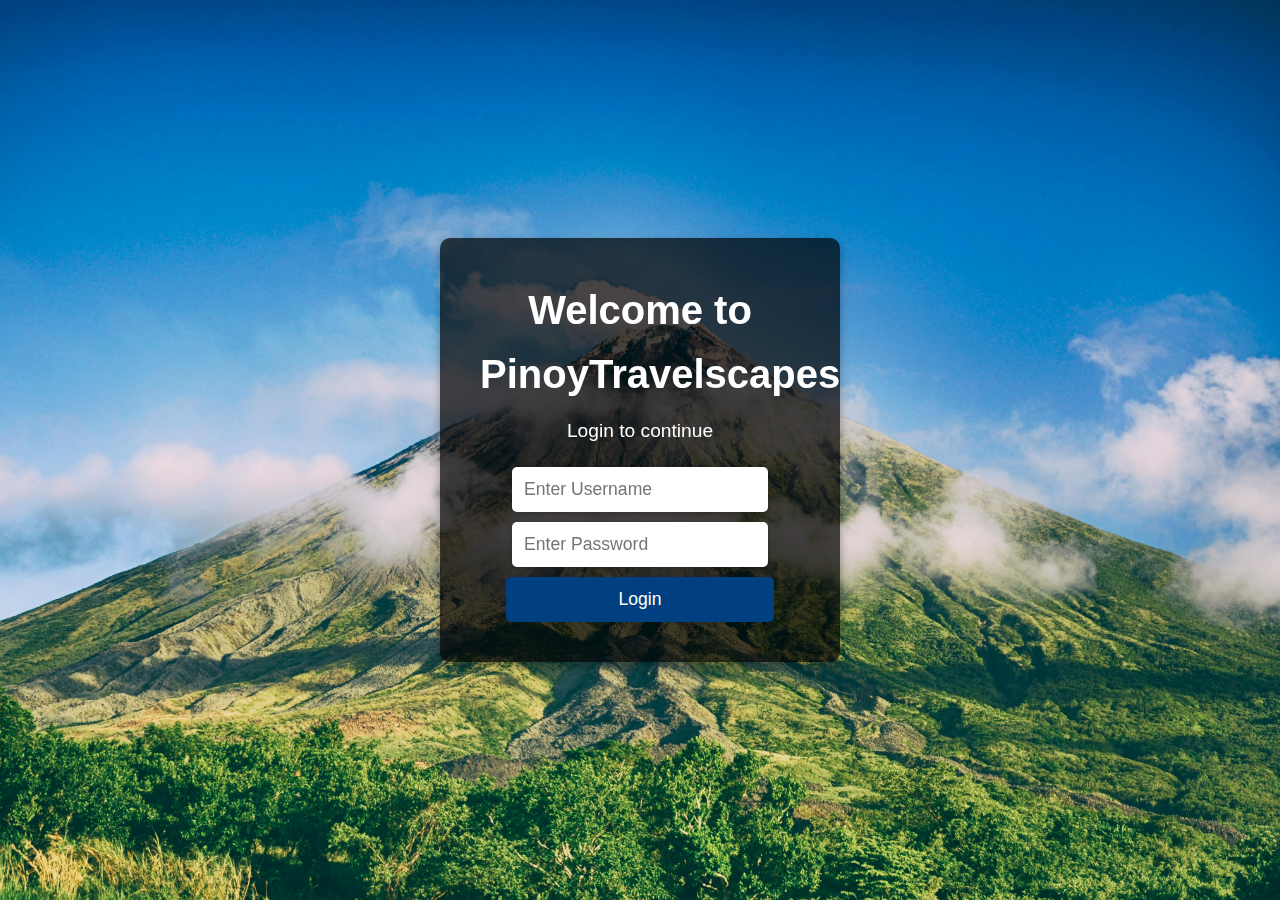
<file: index.html>
<!DOCTYPE html>
<html lang="en">
<head>
    <meta charset="UTF-8">
    <meta name="viewport" content="width=device-width, initial-scale=1.0">
    <title>Login | PinoyTravelscapes</title>
    <link rel="stylesheet" href="css/stylesH.css">
    <style>
        /* Reset some default styling */
        * {
            margin: 0;
            padding: 0;
            box-sizing: border-box;
        }

        /* Body styling */
        body {
            font-family: 'Arial', sans-serif;
            line-height: 1.6;
            background-color: #f0f0f0;
            color: #333;
        }

        /* Login Gate Fullscreen */
        .login-gate {
            position: fixed;
            top: 0;
            left: 0;
            width: 100%;
            height: 100%;
            background-image: url('imgs/bg1.jpg'); 
            background-size: cover;
            background-position: center;
            display: flex;
            align-items: center; /* Vertically center */
            justify-content: center; /* Horizontally center */
            z-index: 1000;
        }

        /* Login container style */
        .login-container {
            background: rgba(0, 0, 0, 0.7);
            color: white;
            text-align: center;
            padding: 40px;
            border-radius: 10px;
            box-shadow: 0 4px 10px rgba(0, 0, 0, 0.3);
            max-width: 400px;
            width: 100%;
        }

        .login-container h1 {
            font-size: 2.5em;
            margin-bottom: 10px;
        }

        .login-container p {
            font-size: 1.2em;
            margin-bottom: 20px;
        }

        .login-container input {
            display: block;
            width: 80%;
            margin: 10px auto;
            padding: 12px;
            font-size: 1.1em;
            border: none;
            border-radius: 5px;
            box-shadow: 0 2px 5px rgba(0, 0, 0, 0.2);
        }

        .login-container button {
            width: 84%;
            padding: 12px;
            background-color: #004080;
            color: white;
            font-size: 1.1em;
            border: none;
            border-radius: 5px;
            cursor: pointer;
            transition: background-color 0.3s ease;
        }

        .login-container button:hover {
            background-color: #6699ff;
        }

        /* Main Content */
        #mainContent {
            display: none;
        }

        /* Sidebar */
        .sidebar {
            position: fixed;
            top: 0;
            left: 0;
            width: 256px;
            height: 100%;
            background-color: #004080;
            color: white;
            transform: translateX(-256px); /* Initially hidden */
            transition: transform 0.3s ease;
            padding-top: 20px;
        }

        .sidebar nav {
            display: flex;
            flex-direction: column;
        }

        .sidebar a {
            padding: 15px 20px;
            text-align: left;
            font-size: 1.2em;
            font-weight: bold;
            color: white;
            transition: background-color 0.3s;
        }

        .sidebar a:hover {
            background-color: #6699ff;
            border-radius: 5px;
        }

        /* Logo Button */
        .sidebar .logo-button {
            text-align: center;
            margin: 10px auto;
            padding: 10px;
        }

        .sidebar .logo-button img {
            width: 100px;
            height: auto;
            cursor: pointer;
        }

        /* Header */
        header {
            background-image: url('imgs/bg1.jpg');
            background-size: cover;
            background-position: center;
            color: white;
            text-align: center;
            padding: 120px 20px;
        }

        header h1 {
            font-size: 3.5em;
            margin-bottom: 10px;
            text-shadow: 2px 2px 5px rgba(0, 0, 0, 0.5);
        }

        header p {
            font-size: 1.4em;
            margin: 5px 0 20px;
        }

        /* Image and Text Section */
        section {
            padding: 40px 20px;
            text-align: center;
        }

        .image-board {
            display: block;
            max-width: 800px;
            margin: 0 auto;
        }

        .image-board img {
            width: 100%;
            height: auto;
            border-radius: 10px;
            box-shadow: 0 4px 10px rgba(0, 0, 0, 0.2);
        }

        .image-board p {
            font-size: 1.2em;
            color: #555;
            margin-top: 20px;
            text-align: justify;
            line-height: 1.6;
        }

        /* Footer */
        footer {
            background-color: #002244;
            color: white;
            padding: 20px;
            text-align: center;
            font-size: 1em;
        }

        footer a {
            color: #6699ff;
            text-decoration: underline;
        }
    </style>
</head>
<body>

    <!-- Fullscreen Login Gate -->
    <div class="login-gate" id="loginGate">
        <div class="login-container">
            <h1>Welcome to PinoyTravelscapes</h1>
            <p>Login to continue</p>
            <form id="loginForm">
                <input type="text" id="username" placeholder="Enter Username" required>
                <input type="password" id="password" placeholder="Enter Password" required>
                <button type="button" onclick="validateLogin()">Login</button>
            </form>
        </div>
    </div>

    <!-- Main Site Content -->
    <div id="mainContent" style="display: none;">
        <!-- Sidebar Navigation -->
        <div class="sidebar" id="navPanel">
            <div class="logo-button">
                <a href="home.html">
                    <img src="imgs/logo1.png" alt="PinoyTravelscapes Logo">
                </a>
            </div>
            <nav>
                <a href="home.html"><span class="icon">🏠</span>Home</a> 
                <a href="food.html"><span class="icon">🍴</span>Foods</a> 
                <a href="restaurant.html"><span class="icon">🍽️</span>Restaurants</a>
                <a href="Travel.html"><span class="icon">✈️</span>Travel Destinations</a>
                <a href="Transportation.html"><span class="icon">👥</span>Transportation</a>
                <a href="Video.html"><span class="icon">📸</span>Videography</a>
                <a href="about.html"><span class="icon">ℹ️</span>About Us</a>
            </nav>
        </div>

        <!-- Header -->
        <header>
            <h1>PinoyTravelscapes</h1>
            <p>Discover the vibrant heart of the Philippines</p>
        </header>

        <!-- Image Board Section -->
        <section id="home">
            <div class="image-board">
                <img src="imgs/img1.jpg" alt="Travel Image">
                <p>Welcome to PinoyTravelscapes, your gateway to discovering the vibrant heart of the Philippines! Embark on an unforgettable journey through the archipelago's rich culture, breathtaking landscapes, and warm hospitality...</p>
            </div>
        </section>

        <!-- Footer -->
        <footer>
            &copy; 2024 PinoyTravelscapes | <a href="#">Privacy Policy</a> | <a href="#">Terms of Service</a>
        </footer>
    </div>

    <script>
        // Check if the user is already logged in
        window.onload = function() {
            if (sessionStorage.getItem('loggedIn') === 'true') {
                document.getElementById('loginGate').style.display = 'none';
                document.getElementById('mainContent').style.display = 'block';
            }
        };

        function validateLogin() {
            const username = document.getElementById('username').value;
            const password = document.getElementById('password').value;

            if (username === 'IIT406' && password === 'LETRAN') {
                sessionStorage.setItem('loggedIn', 'true');
                document.getElementById('loginGate').style.display = 'none';
                document.getElementById('mainContent').style.display = 'block';
            } else {
                alert('Invalid username or password.');
            }
        }
    const navPanel = document.getElementById('navPanel');
        document.body.addEventListener('mousemove', function (event) {
            if (event.clientX < 50) {
                navPanel.style.transform = 'translateX(0)';
            } else if (event.clientX > 256) {
                navPanel.style.transform = 'translateX(-256px)';
            }
        });
    </script>

</body>
</html>
</file>
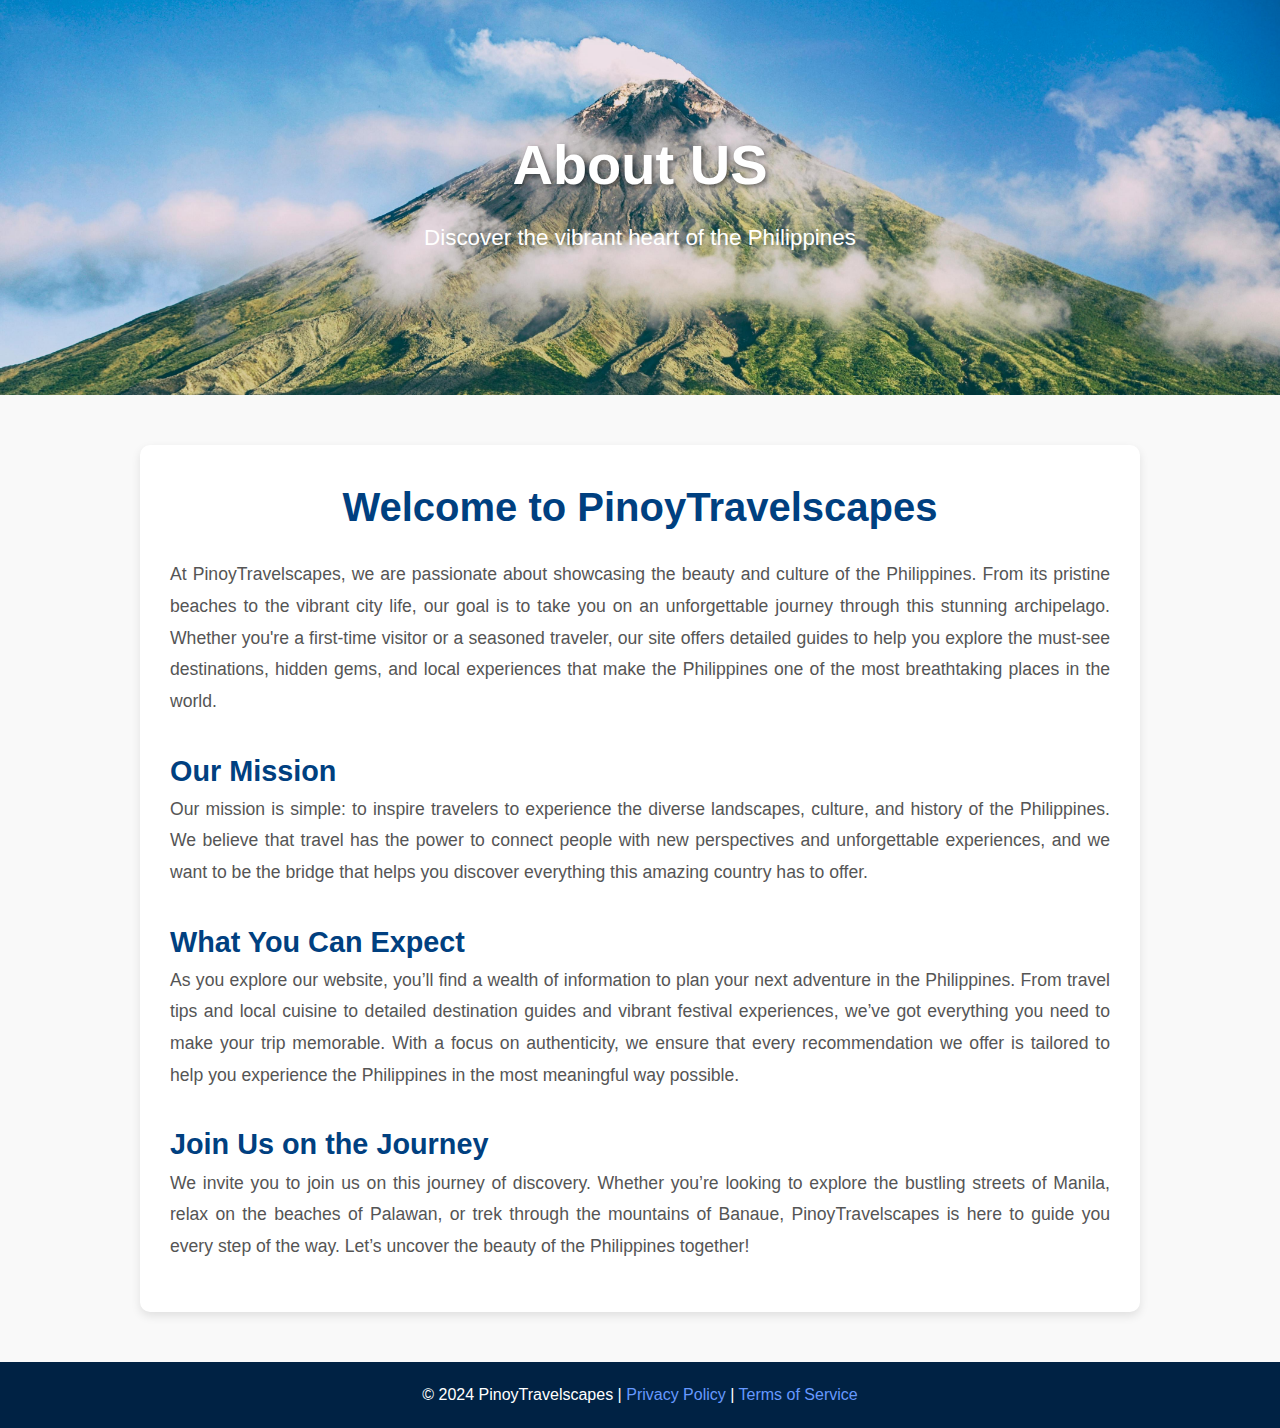
<file: About.html>
<!DOCTYPE html>
<html lang="en">
<head>
    <meta charset="UTF-8">
    <meta name="viewport" content="width=device-width, initial-scale=1.0">
    <title>About Us - PinoyTravelscapes</title>
    <link rel="stylesheet" href="css/stylesA.css">
</head>
<body>

    <!-- Sidebar Navigation -->
    <div class="sidebar" id="navPanel">
        <div class="logo-button">
            <a href="home.html">
                <img src="imgs/logo1.png" alt="PinoyTravelscapes Logo">
            </a>
        </div>
        <nav>
            <a href="home.html"><span class="icon">🏠</span>Home</a> 
            <a href="food.html"><span class="icon">🍴</span>Foods</a>
            <a href="restaurant.html"><span class="icon">🍽️</span>Restaurants</a>
            <a href="Travel.html"><span class="icon">✈️</span>Travel Destinations</a>
            <a href="Transportation.html"><span class="icon">👥</span>Travel Groups</a>
            <a href="Video.html"><span class="icon">📸</span>Photography & Videography</a>
            <a href="about.html"><span class="icon">ℹ️</span>About Us</a>
        </nav>
    </div>

    <!-- Header -->
    <header>
        <h1>About US</h1>
        <p>Discover the vibrant heart of the Philippines</p>
    </header>

    <!-- About Us Section -->
    <section class="about-us">
        <div class="about-container">
            <h2>Welcome to PinoyTravelscapes</h2>
            <p>At PinoyTravelscapes, we are passionate about showcasing the beauty and culture of the Philippines. From its pristine beaches to the vibrant city life, our goal is to take you on an unforgettable journey through this stunning archipelago. Whether you're a first-time visitor or a seasoned traveler, our site offers detailed guides to help you explore the must-see destinations, hidden gems, and local experiences that make the Philippines one of the most breathtaking places in the world.</p>

            <h3>Our Mission</h3>
            <p>Our mission is simple: to inspire travelers to experience the diverse landscapes, culture, and history of the Philippines. We believe that travel has the power to connect people with new perspectives and unforgettable experiences, and we want to be the bridge that helps you discover everything this amazing country has to offer.</p>

            <h3>What You Can Expect</h3>
            <p>As you explore our website, you’ll find a wealth of information to plan your next adventure in the Philippines. From travel tips and local cuisine to detailed destination guides and vibrant festival experiences, we’ve got everything you need to make your trip memorable. With a focus on authenticity, we ensure that every recommendation we offer is tailored to help you experience the Philippines in the most meaningful way possible.</p>

            <h3>Join Us on the Journey</h3>
            <p>We invite you to join us on this journey of discovery. Whether you’re looking to explore the bustling streets of Manila, relax on the beaches of Palawan, or trek through the mountains of Banaue, PinoyTravelscapes is here to guide you every step of the way. Let’s uncover the beauty of the Philippines together!</p>
        </div>
    </section>

    <!-- Footer -->
    <footer>
        &copy; 2024 PinoyTravelscapes | <a href="#">Privacy Policy</a> | <a href="#">Terms of Service</a>
    </footer>

    <!-- JavaScript to handle sidebar and other interactions -->
    <script>
        // Sidebar functionality
        const navPanel = document.getElementById('navPanel');
        document.body.addEventListener('mousemove', function (event) {
            if (event.clientX < 50) {
                navPanel.style.transform = 'translateX(0)';
            } else if (event.clientX > 256) {
                navPanel.style.transform = 'translateX(-256px)';
            }
        });
    </script>

</body>
</html>
</file>
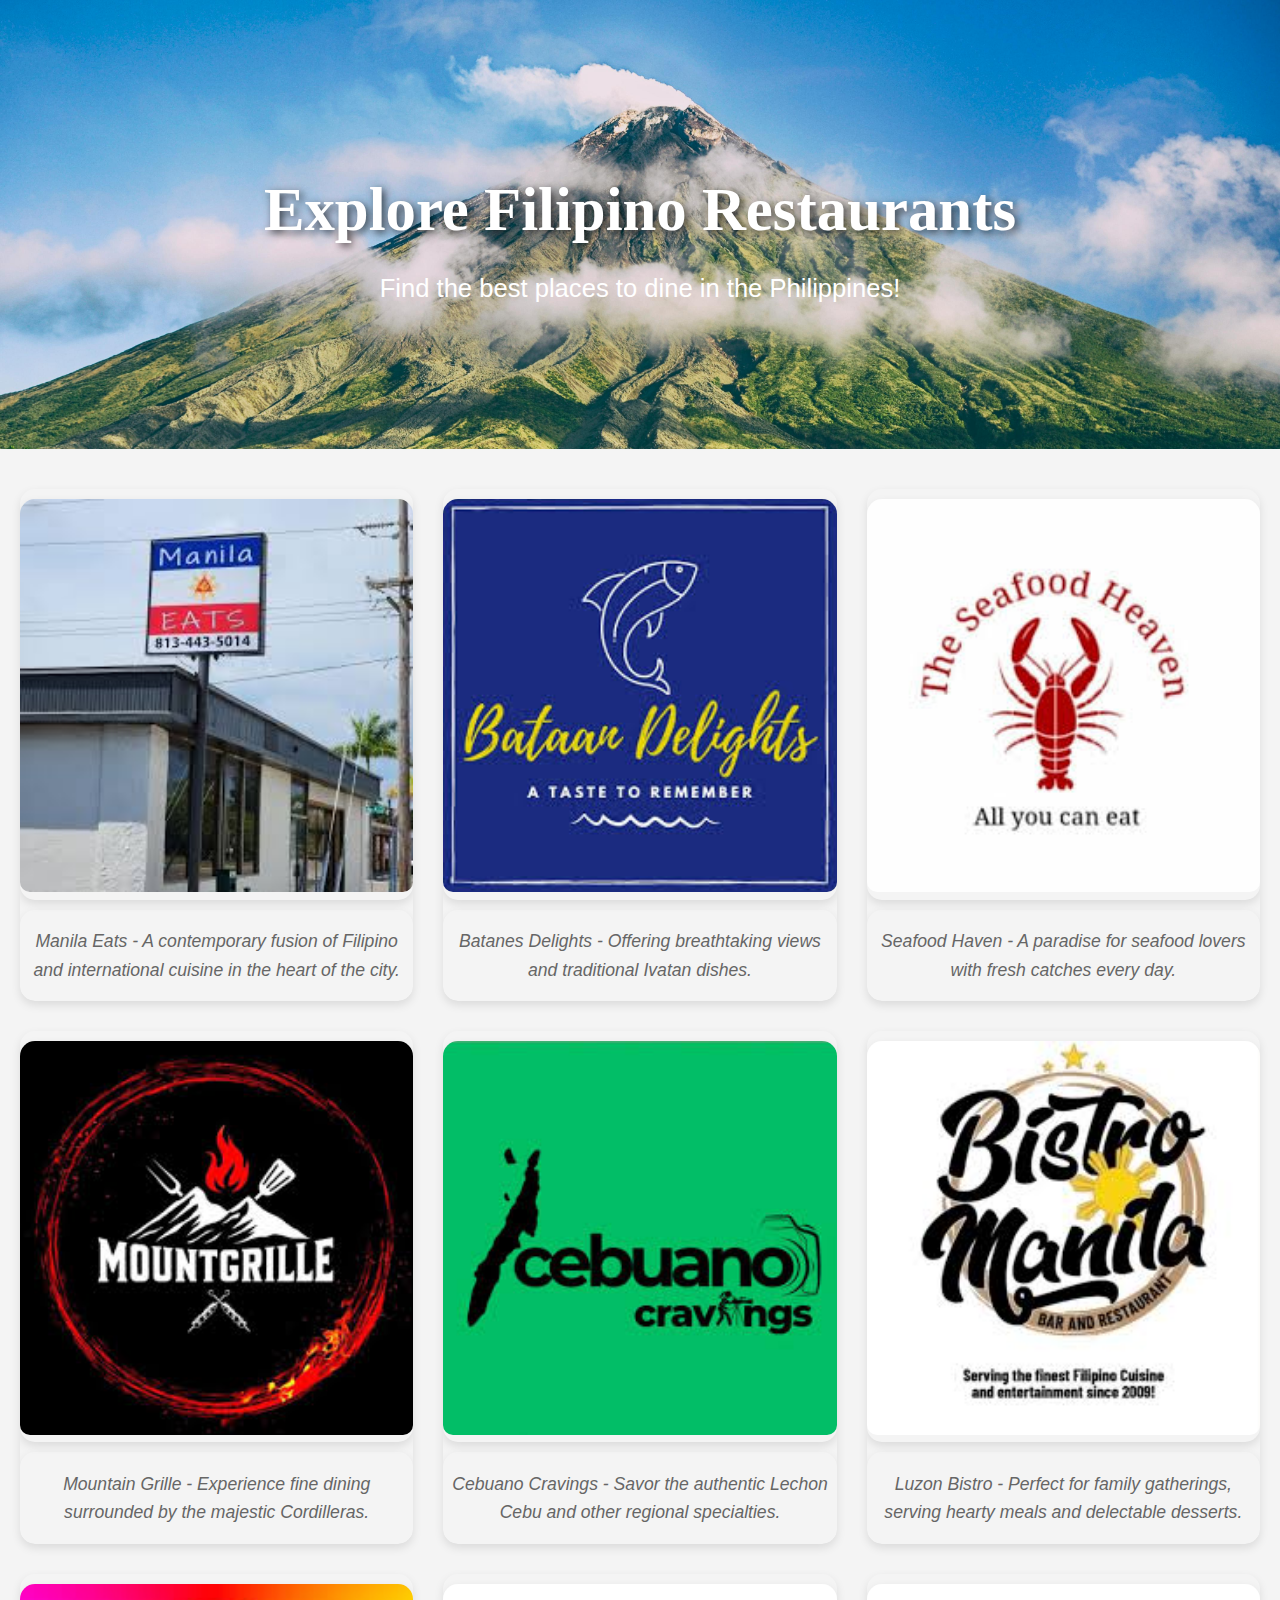
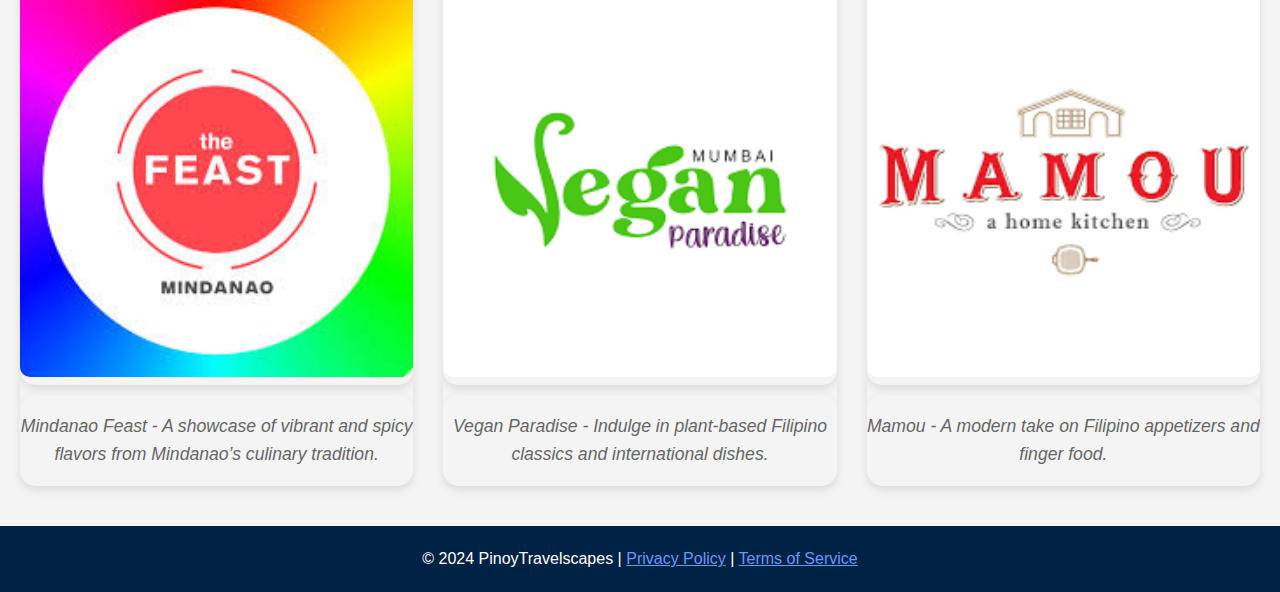
<file: restaurant.html>
<!DOCTYPE html>
<html lang="en">
<head>
    <meta charset="UTF-8">
    <meta name="viewport" content="width=device-width, initial-scale=1.0">
    <title>Welcome to PinoyTravelscapes</title>
    <link rel="stylesheet" href="css/stylesR.css">
</head>
<body>

    <!-- Sidebar Navigation -->
    <div class="sidebar" id="navPanel">
        <div class="logo-button">
            <a href="home.html">
                <img src="imgs/logo1.png" alt="PinoyTravelscapes Logo">
            </a>
        </div>
        <nav>
            <a href="home.html"><span class="icon">🏠</span>Home</a> 
            <a href="food.html"><span class="icon">🍴</span>Foods</a>
            <a href="restaurant.html"><span class="icon">🍽️</span>Restaurants</a>
            <a href="Travel.html"><span class="icon">✈️</span>Travel Destinations</a>
            <a href="Transportation.html"><span class="icon">👥</span>Transportation</a>
            <a href="Video.html"><span class="icon">📸</span>Videography</a>
            <a href="about.html"><span class="icon">ℹ️</span>About Us</a>
        </nav>
    </div>

    <!-- Header -->
    <header>
        <h1>Explore Filipino Restaurants</h1>
        <p>Find the best places to dine in the Philippines!</p>
    </header>

    <!-- Image Grid Section -->
    <section class="image-grid" id="imageGrid">
        <!-- JavaScript will populate this grid -->
    </section>

    <!-- Footer -->
    <footer>
        &copy; 2024 PinoyTravelscapes | <a href="#">Privacy Policy</a> | <a href="#">Terms of Service</a>
    </footer>

    <!-- JavaScript to dynamically populate the grid -->
    <script>
        const restaurantData = [
            { src: 'imgs/mnl.jpg', description: 'Manila Eats - A contemporary fusion of Filipino and international cuisine in the heart of the city.' },
            { src: 'imgs/delights.jpg', description: 'Batanes Delights - Offering breathtaking views and traditional Ivatan dishes.' },
            { src: 'imgs/seafood.jpg', description: 'Seafood Haven - A paradise for seafood lovers with fresh catches every day.' },
            { src: 'imgs/mount.jpg', description: 'Mountain Grille - Experience fine dining surrounded by the majestic Cordilleras.' },
            { src: 'imgs/cravings.jpg', description: 'Cebuano Cravings - Savor the authentic Lechon Cebu and other regional specialties.' },
            { src: 'imgs/bistro.jpg', description: 'Luzon Bistro - Perfect for family gatherings, serving hearty meals and delectable desserts.' },
            { src: 'imgs/feast.jpg', description: 'Mindanao Feast - A showcase of vibrant and spicy flavors from Mindanao’s culinary tradition.' },
            { src: 'imgs/vegan.png', description: 'Vegan Paradise - Indulge in plant-based Filipino classics and international dishes.' },
            { src: 'imgs/mamou.png', description: 'Mamou - A modern take on Filipino appetizers and finger food.' }
        ];

        const imageGrid = document.getElementById('imageGrid');

        restaurantData.forEach(data => {
            const gridItem = document.createElement('div');
            
            const imageContainer = document.createElement('div');
            const img = document.createElement('img');
            img.src = data.src;
            img.alt = data.description;
            imageContainer.appendChild(img);
            
            const textContainer = document.createElement('div');
            const description = document.createElement('p');
            description.textContent = data.description;
            textContainer.appendChild(description);

            gridItem.appendChild(imageContainer);
            gridItem.appendChild(textContainer);
            imageGrid.appendChild(gridItem);
        });

        // Sidebar functionality
        const navPanel = document.getElementById('navPanel');
        document.body.addEventListener('mousemove', function (event) {
            if (event.clientX < 50) {
                navPanel.style.transform = 'translateX(0)';
            } else if (event.clientX > 256) {
                navPanel.style.transform = 'translateX(-256px)';
            }
        });
    </script>

</body>
</html>
</file>
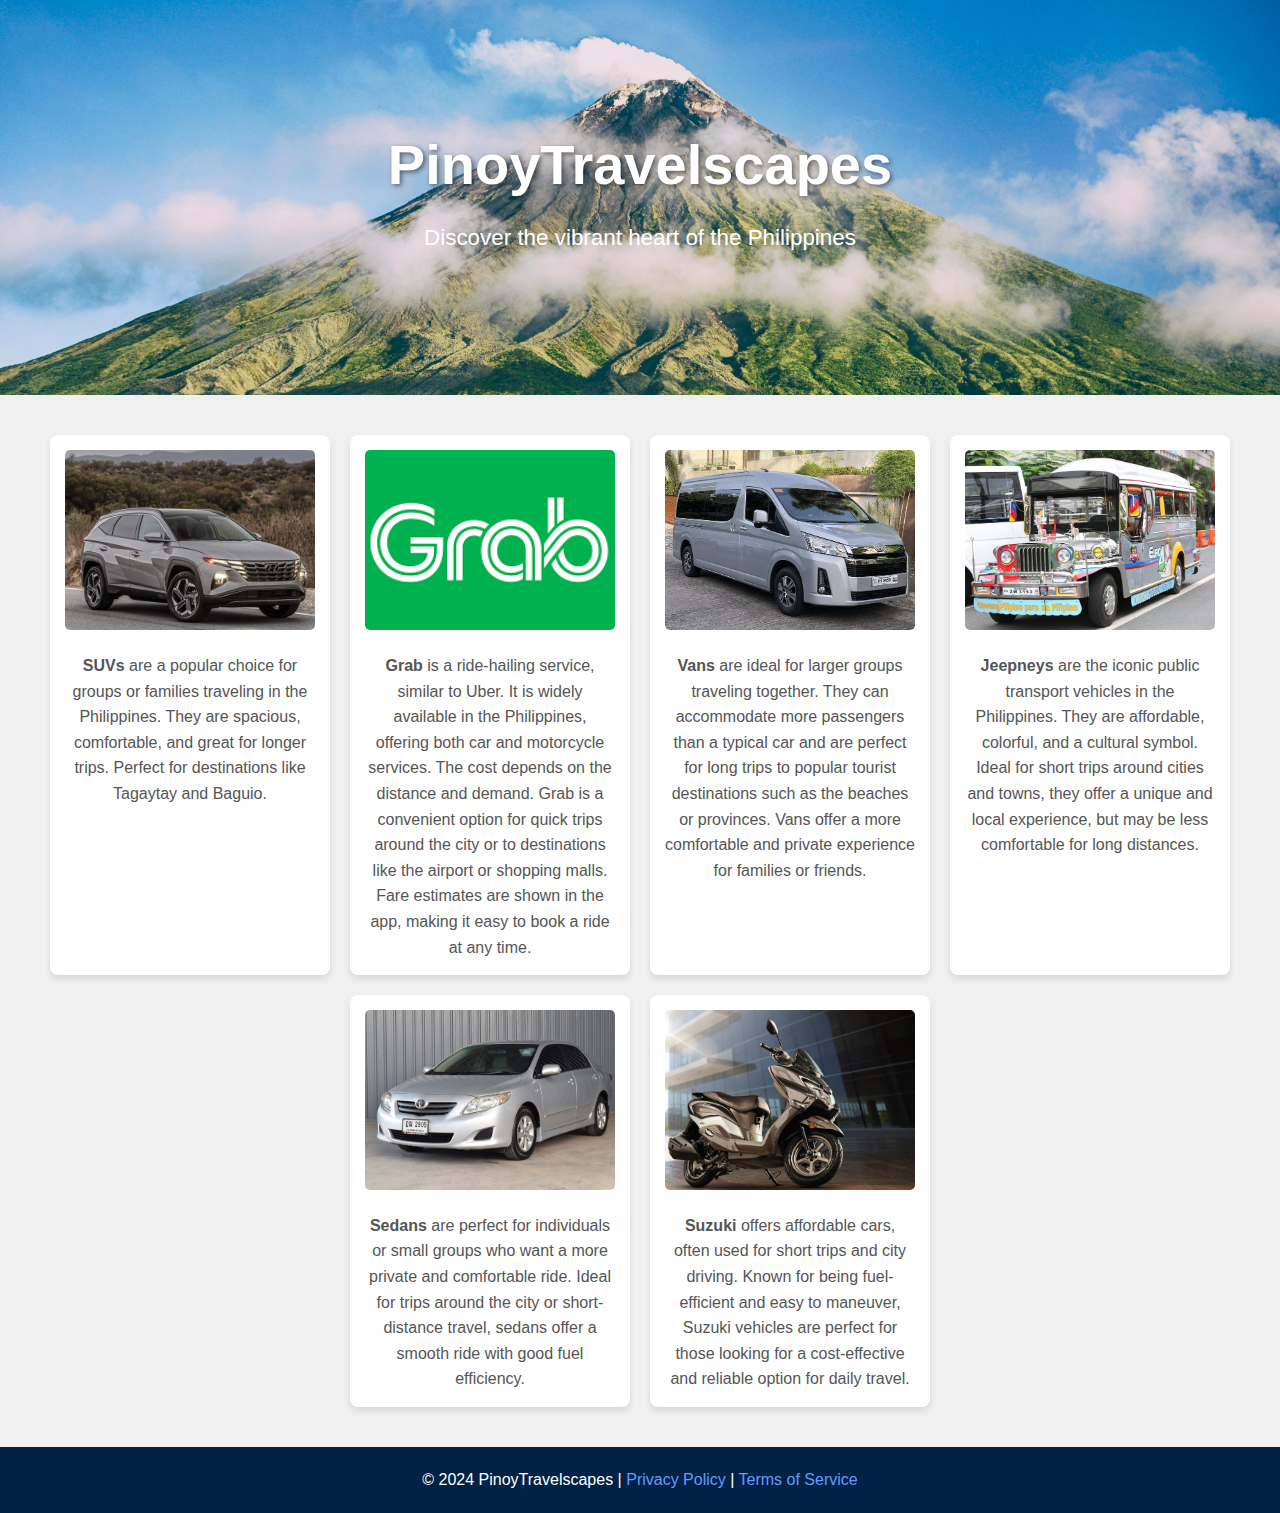
<file: Transportation.html>
<!DOCTYPE html>
<html lang="en">
<head>
    <meta charset="UTF-8">
    <meta name="viewport" content="width=device-width, initial-scale=1.0">
    <title>Welcome to PinoyTravelscapes</title>
    <link rel="stylesheet" href="css/stylesT.css">
</head>
<body>

    <!-- Sidebar Navigation -->
    <div class="sidebar" id="navPanel">
        <div class="logo-button">
            <a href="home.html">
                <img src="imgs/logo1.png" alt="PinoyTravelscapes Logo">
            </a>
        </div>
        <nav>
            <a href="home.html"><span class="icon">🏠</span>Home</a> 
            <a href="food.html"><span class="icon">🍴</span>Foods</a>
            <a href="restaurant.html"><span class="icon">🍽️</span>Restaurants</a>
            <a href="Travel.html"><span class="icon">✈️</span>Travel Destinations</a>
            <a href="Transportation.html"><span class="icon">👥</span>Transportation</a>
            <a href="Video.html"><span class="icon">📸</span>Videography</a>
            <a href="about.html"><span class="icon">ℹ️</span>About Us</a>
        </nav>
    </div>

    <!-- Header -->
    <header>
        <h1>PinoyTravelscapes</h1>
        <p>Discover the vibrant heart of the Philippines</p>
    </header>

    <!-- Transportation Section -->
    <section class="transportation">
        <div class="transportation-container">
            <!-- SUV Section -->
            <div class="transportation-item">
                <img src="imgs/suv.jpg" alt="SUV">
                <p><strong>SUVs</strong> are a popular choice for groups or families traveling in the Philippines. They are spacious, comfortable, and great for longer trips. Perfect for destinations like Tagaytay and Baguio.</p>
            </div>
            <!-- Grab Section -->
            <div class="transportation-item">
                <img src="imgs/grab.png" alt="Grab">
                <p><strong>Grab</strong> is a ride-hailing service, similar to Uber. It is widely available in the Philippines, offering both car and motorcycle services. The cost depends on the distance and demand. Grab is a convenient option for quick trips around the city or to destinations like the airport or shopping malls. Fare estimates are shown in the app, making it easy to book a ride at any time.</p>
            </div>
            <!-- Van Section -->
            <div class="transportation-item">
                <img src="imgs/van.jpg" alt="Van">
                <p><strong>Vans</strong> are ideal for larger groups traveling together. They can accommodate more passengers than a typical car and are perfect for long trips to popular tourist destinations such as the beaches or provinces. Vans offer a more comfortable and private experience for families or friends.</p>
            </div>
            <!-- Jeep Section -->
            <div class="transportation-item">
                <img src="imgs/jeep.jpg" alt="Jeep">
                <p><strong>Jeepneys</strong> are the iconic public transport vehicles in the Philippines. They are affordable, colorful, and a cultural symbol. Ideal for short trips around cities and towns, they offer a unique and local experience, but may be less comfortable for long distances.</p>
            </div>
            <!-- Sedan Section -->
            <div class="transportation-item">
                <img src="imgs/sedan.jpg" alt="Sedan">
                <p><strong>Sedans</strong> are perfect for individuals or small groups who want a more private and comfortable ride. Ideal for trips around the city or short-distance travel, sedans offer a smooth ride with good fuel efficiency.</p>
            </div>
            <!-- Suzuki Section -->
            <div class="transportation-item">
                <img src="imgs/suzuki.jpg" alt="Suzuki">
                <p><strong>Suzuki</strong> offers affordable cars, often used for short trips and city driving. Known for being fuel-efficient and easy to maneuver, Suzuki vehicles are perfect for those looking for a cost-effective and reliable option for daily travel.</p>
            </div>
        </div>
    </section>

    <!-- Footer -->
    <footer>
        &copy; 2024 PinoyTravelscapes | <a href="#">Privacy Policy</a> | <a href="#">Terms of Service</a>
    </footer>

    <!-- JavaScript for sidebar functionality -->
    <script>
        // Sidebar functionality
        const navPanel = document.getElementById('navPanel');
        document.body.addEventListener('mousemove', function (event) {
            if (event.clientX < 50) {
                navPanel.style.transform = 'translateX(0)';
            } else if (event.clientX > 256) {
                navPanel.style.transform = 'translateX(-256px)';
            }
        });
    </script>

</body>
</html>
</file>
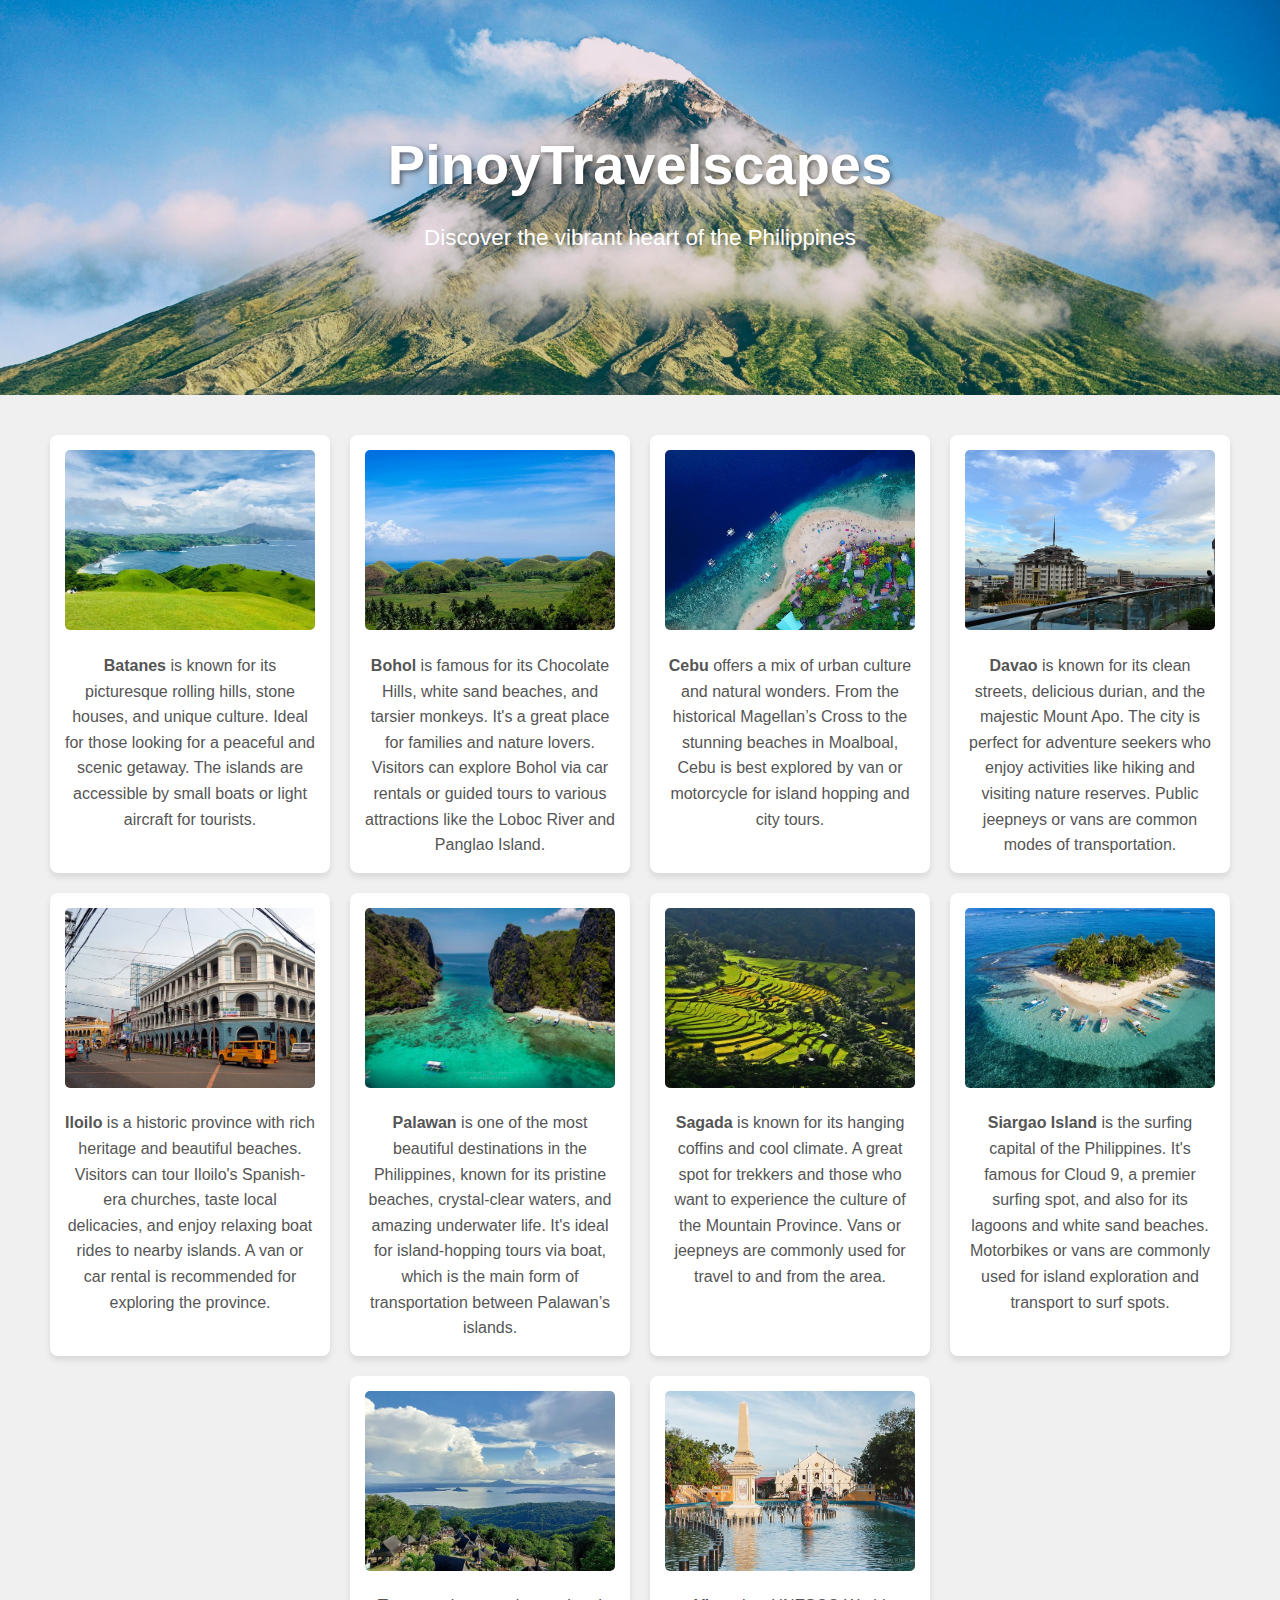
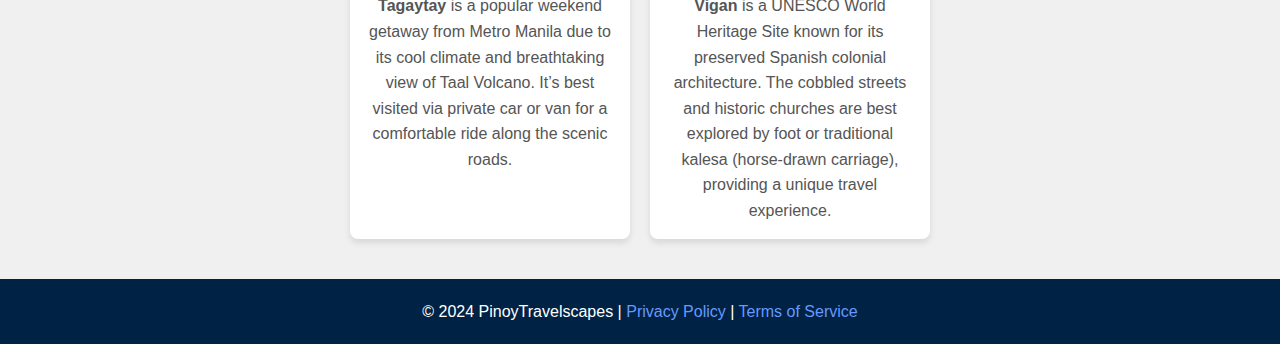
<file: Travel.html>
<!DOCTYPE html>
<html lang="en">
<head>
    <meta charset="UTF-8">
    <meta name="viewport" content="width=device-width, initial-scale=1.0">
    <title>Welcome to PinoyTravelscapes</title>
    <link rel="stylesheet" href="css/stylesT.css">
</head>
<body>

    <!-- Sidebar Navigation -->
    <div class="sidebar" id="navPanel">
        <div class="logo-button">
            <a href="home.html">
                <img src="imgs/logo1.png" alt="PinoyTravelscapes Logo">
            </a>
        </div>
        <nav>
            <a href="home.html"><span class="icon">🏠</span>Home</a> 
            <a href="food.html"><span class="icon">🍴</span>Foods</a>
            <a href="restaurant.html"><span class="icon">🍽️</span>Restaurants</a>
            <a href="Travel.html"><span class="icon">✈️</span>Travel Destinations</a>
            <a href="Transportation.html"><span class="icon">👥</span>Transportation</a>
            <a href="Video.html"><span class="icon">📸</span>Videography</a>
            <a href="about.html"><span class="icon">ℹ️</span>About Us</a>
        </nav>
    </div>

    <!-- Header -->
    <header>
        <h1>PinoyTravelscapes</h1>
        <p>Discover the vibrant heart of the Philippines</p>
    </header>

    <!-- Transportation Section -->
    <section class="transportation">
        <div class="transportation-container">
            <!-- Batanes Section -->
            <div class="transportation-item">
                <img src="imgs/batanes.jpg" alt="batanes">
                <p><strong>Batanes</strong> is known for its picturesque rolling hills, stone houses, and unique culture. Ideal for those looking for a peaceful and scenic getaway. The islands are accessible by small boats or light aircraft for tourists.</p>
            </div>
            <!-- Bohol Section -->
            <div class="transportation-item">
                <img src="imgs/bohol.jpg" alt="bohol">
                <p><strong>Bohol</strong> is famous for its Chocolate Hills, white sand beaches, and tarsier monkeys. It's a great place for families and nature lovers. Visitors can explore Bohol via car rentals or guided tours to various attractions like the Loboc River and Panglao Island.</p>
            </div>
            <!-- Cebu Section -->
            <div class="transportation-item">
                <img src="imgs/cebu.jpg" alt="cebu">
                <p><strong>Cebu</strong> offers a mix of urban culture and natural wonders. From the historical Magellan’s Cross to the stunning beaches in Moalboal, Cebu is best explored by van or motorcycle for island hopping and city tours.</p>
            </div>
            <!-- Davao Section -->
            <div class="transportation-item">
                <img src="imgs/davao.jpg" alt="davao">
                <p><strong>Davao</strong> is known for its clean streets, delicious durian, and the majestic Mount Apo. The city is perfect for adventure seekers who enjoy activities like hiking and visiting nature reserves. Public jeepneys or vans are common modes of transportation.</p>
            </div>
            <!-- Iloilo Section -->
            <div class="transportation-item">
                <img src="imgs/iloilo.jpg" alt="iloilo">
                <p><strong>Iloilo</strong> is a historic province with rich heritage and beautiful beaches. Visitors can tour Iloilo's Spanish-era churches, taste local delicacies, and enjoy relaxing boat rides to nearby islands. A van or car rental is recommended for exploring the province.</p>
            </div>
            <!-- Palawan Section -->
            <div class="transportation-item">
                <img src="imgs/palawan.jpg" alt="palawan">
                <p><strong>Palawan</strong> is one of the most beautiful destinations in the Philippines, known for its pristine beaches, crystal-clear waters, and amazing underwater life. It's ideal for island-hopping tours via boat, which is the main form of transportation between Palawan’s islands.</p>
            </div>
            <!-- Sagada Section -->
            <div class="transportation-item">
                <img src="imgs/sagada.jpg" alt="sagada">
                <p><strong>Sagada</strong> is known for its hanging coffins and cool climate. A great spot for trekkers and those who want to experience the culture of the Mountain Province. Vans or jeepneys are commonly used for travel to and from the area.</p>
            </div>
            <!-- Siargao Island Section -->
            <div class="transportation-item">
                <img src="imgs/siargaoisland.jpg" alt="siargaoisland">
                <p><strong>Siargao Island</strong> is the surfing capital of the Philippines. It's famous for Cloud 9, a premier surfing spot, and also for its lagoons and white sand beaches. Motorbikes or vans are commonly used for island exploration and transport to surf spots.</p>
            </div>
            <!-- Tagaytay Section -->
            <div class="transportation-item">
                <img src="imgs/tagaytay.jpg" alt="tagaytay">
                <p><strong>Tagaytay</strong> is a popular weekend getaway from Metro Manila due to its cool climate and breathtaking view of Taal Volcano. It’s best visited via private car or van for a comfortable ride along the scenic roads.</p>
            </div>
            <!-- Vigan Section -->
            <div class="transportation-item">
                <img src="imgs/vigan.jpg" alt="vigan">
                <p><strong>Vigan</strong> is a UNESCO World Heritage Site known for its preserved Spanish colonial architecture. The cobbled streets and historic churches are best explored by foot or traditional kalesa (horse-drawn carriage), providing a unique travel experience.</p>
            </div>
        </div>
    </section>

    <!-- Footer -->
    <footer>
        &copy; 2024 PinoyTravelscapes | <a href="#">Privacy Policy</a> | <a href="#">Terms of Service</a>
    </footer>

    <!-- JavaScript for sidebar functionality -->
    <script>
        // Sidebar functionality
        const navPanel = document.getElementById('navPanel');
        document.body.addEventListener('mousemove', function (event) {
            if (event.clientX < 50) {
                navPanel.style.transform = 'translateX(0)';
            } else if (event.clientX > 256) {
                navPanel.style.transform = 'translateX(-256px)';
            }
        });
    </script>

</body>
</html>
</file>
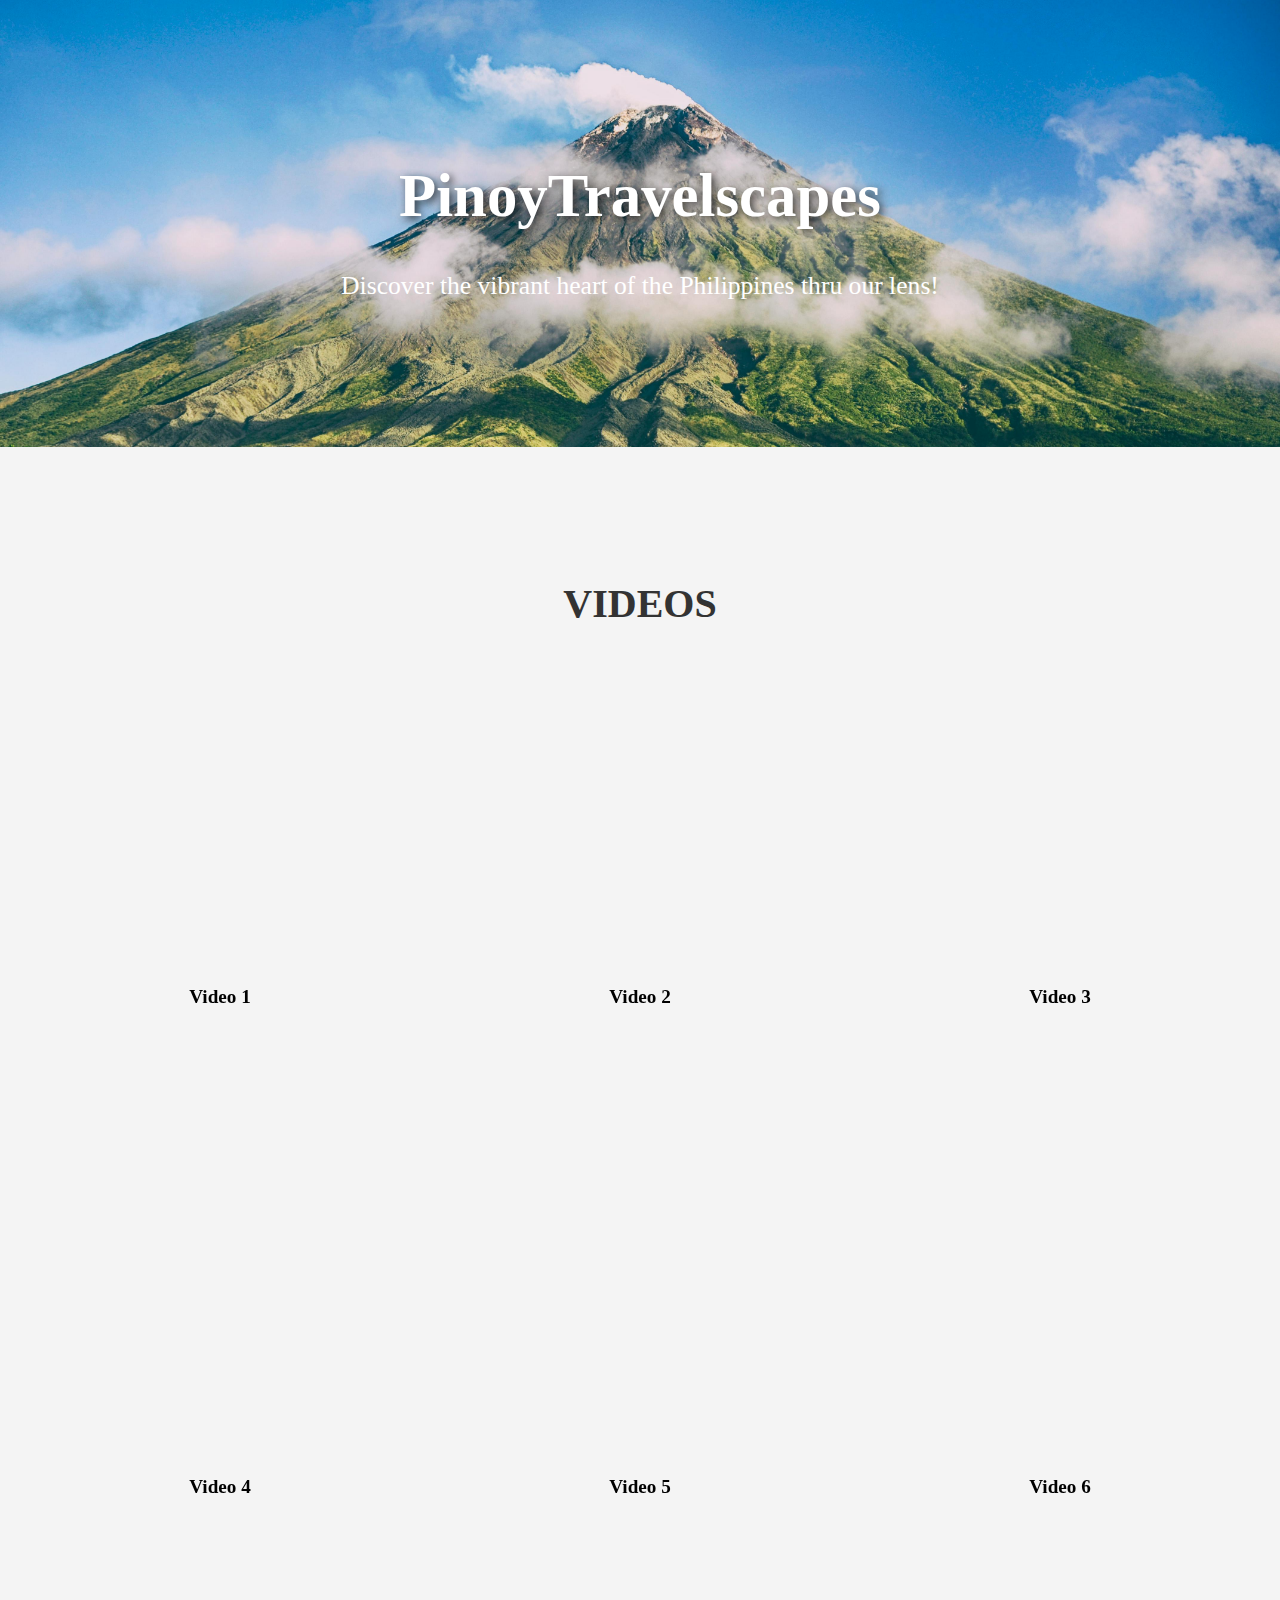
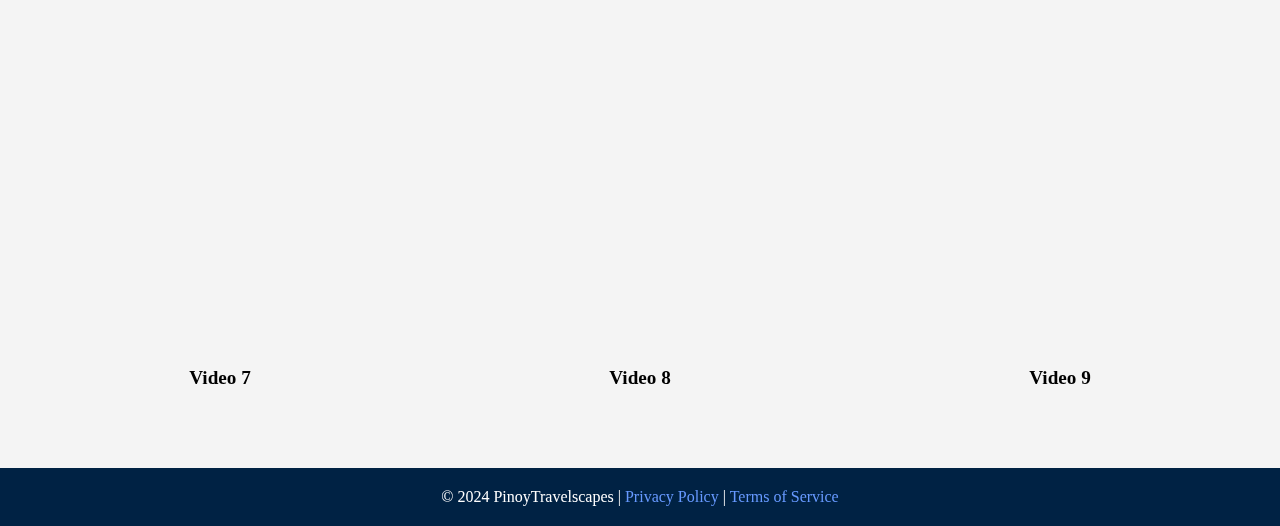
<file: Video.html>
<!DOCTYPE html>
<html lang="en">
<head>
    <meta charset="UTF-8">
    <meta name="viewport" content="width=device-width, initial-scale=1.0">
    <title>PinoyTravelscapes</title>
    <link rel="stylesheet" href="css/stylesV.css"> 
</head>
<body>

    <!-- Sidebar Navigation -->
    <div class="sidebar" id="navPanel">
        <div class="logo-button">
            <a href="home.html">
                <img src="imgs/logo1.png" alt="PinoyTravelscapes Logo">
            </a>
        </div>
        <nav>
            <a href="home.html"><span class="icon">🏠</span>Home</a> 
            <a href="food.html"><span class="icon">🍴</span>Foods</a>
            <a href="restaurant.html"><span class="icon">🍽️</span>Restaurants</a>
            <a href="Travel.html"><span class="icon">✈️</span>Travel Destinations</a>
            <a href="Transportation.html"><span class="icon">👥</span>Transportation</a>
            <a href="Video.html"><span class="icon">📸</span>Videography</a>
            <a href="about.html"><span class="icon">ℹ️</span>About Us</a>
        </nav>
    </div>

    <!-- Header -->
    <header>
        <h1>PinoyTravelscapes</h1>
        <p>Discover the vibrant heart of the Philippines thru our lens!</p>
    </header>

    <!-- Video Gallery Section -->
    <section class="video-gallery">
        <h2>VIDEOS</h2>
        <div class="video-section">
            <div class="video-card">
                <iframe width="560" height="315" src="https://www.youtube.com/embed/5xccTNzYWt0?si=uYfYBlyKvHAKvG1L" frameborder="0" allow="accelerometer; autoplay; picture-in-picture" allowfullscreen></iframe>
                <h3>Video 1</h3>
            </div>
            <div class="video-card">
                <iframe width="560" height="315" src="https://www.youtube.com/embed/ZjFzkhrqIZs?si=O2sCdI_e0DnWCnDt" frameborder="0" allow="accelerometer; autoplay; picture-in-picture" allowfullscreen></iframe>
                <h3>Video 2</h3>
            </div>
            <div class="video-card">
                <iframe width="560" height="315" src="https://www.youtube.com/embed/lfq08YKgIDE?si=YrfMIZ8Awxsfjern" frameborder="0" allow="accelerometer; autoplay; picture-in-picture" allowfullscreen></iframe>
                <h3>Video 3</h3>
            </div>
        </div>
    </section>

    <!-- Intermediate Video Gallery Section -->
    <section class="video-gallery">
        <div class="video-section">
            <div class="video-card">
                <iframe width="560" height="315" src="https://www.youtube.com/embed/eSUmkFPln_U?si=dwtRVXtCfUQQFWdn" frameborder="0" allow="accelerometer; autoplay; clipboard-write; encrypted-media; gyroscope; picture-in-picture; web-share" referrerpolicy="strict-origin-when-cross-origin" allowfullscreen></iframe>
                <h3>Video 4</h3>
            </div>
            <div class="video-card">
                <iframe width="560" height="315" src="https://www.youtube.com/embed/K2Cjf8gHH3Y?si=y5VV6UZUBebC86AT" frameborder="0" allow="accelerometer; autoplay; clipboard-write; encrypted-media; gyroscope; picture-in-picture; web-share" referrerpolicy="strict-origin-when-cross-origin" allowfullscreen></iframe>
                <h3>Video 5</h3>
            </div>
            <div class="video-card">
                <iframe width="560" height="315" src="https://www.youtube.com/embed/GrrhjrY0ZIE?si=XCfOcEnRWyc-oxXW" frameborder="0" allow="accelerometer; autoplay; clipboard-write; encrypted-media; gyroscope; picture-in-picture; web-share" referrerpolicy="strict-origin-when-cross-origin" allowfullscreen></iframe>
                <h3>Video 6</h3>
            </div>
        </div>
    </section>

    <!-- Advanced Video Gallery Section -->
    <section class="video-gallery">
        <div class="video-section">
            <div class="video-card">
                <iframe width="560" height="315" src="https://www.youtube.com/embed/RdClMXrQlTM?si=lpTTYQ3B6Sa68v6r" frameborder="0" allow="accelerometer; autoplay; clipboard-write; encrypted-media; gyroscope; picture-in-picture; web-share" referrerpolicy="strict-origin-when-cross-origin" allowfullscreen></iframe>
                <h3>Video 7</h3>
            </div>
            <div class="video-card">
                <iframe width="560" height="315" src="https://www.youtube.com/embed/pOvVsbN9DZg?si=zgyakN0DubEQKN9m" frameborder="0" allow="accelerometer; autoplay; clipboard-write; encrypted-media; gyroscope; picture-in-picture; web-share" referrerpolicy="strict-origin-when-cross-origin" allowfullscreen></iframe>
                <h3>Video 8</h3>
            </div>
            <div class="video-card">
                <iframe width="560" height="315" src="https://www.youtube.com/embed/y5vX8ZqkHaY?si=fGFhOX4Ybw0zNPI8" frameborder="0" allow="accelerometer; autoplay; clipboard-write; encrypted-media; gyroscope; picture-in-picture; web-share" referrerpolicy="strict-origin-when-cross-origin" allowfullscreen></iframe>
                <h3>Video 9</h3>
            </div>
        </div>
    </section>

    <!-- Footer -->
    <footer>
        &copy; 2024 PinoyTravelscapes | <a href="#">Privacy Policy</a> | <a href="#">Terms of Service</a>
    </footer>

    <!-- JavaScript to handle sidebar functionality -->
    <script>
        // Sidebar functionality
        const navPanel = document.getElementById('navPanel');
        document.body.addEventListener('mousemove', function (event) {
            if (event.clientX < 50) {
                navPanel.style.transform = 'translateX(0)';
            } else if (event.clientX > 256) {
                navPanel.style.transform = 'translateX(-256px)';
            }
        });
    </script>

</body>
</html>
</file>
<file: css/stylesR.css>
body {
    margin: 0;
    font-family: 'Arial', sans-serif;
    line-height: 1.6;
    color: #333;
    background-color: #f4f4f4;
}

h1, h2 {
    font-family: 'Georgia', serif;
}

a {
    text-decoration: none;
    color: white;
}

.sidebar {
    position: fixed;
    top: 0;
    left: 0;
    width: 256px;
    height: 100%;
    background-color: #004080;
    color: white;
    padding-top: 20px;
    transform: translateX(-256px);
    transition: transform 0.3s ease;
}

.sidebar .logo-button {
    padding: 10px;
    text-align: center;
}

.sidebar .logo-button img {
    width: 120px;
    height: auto;
}

.sidebar nav {
    display: flex;
    flex-direction: column;
}

.sidebar a {
    padding: 15px 20px;
    font-size: 1.1em;
    font-weight: bold;
    color: white;
    transition: background-color 0.3s;
}

.sidebar a:hover {
    background-color: #6699ff;
    border-radius: 5px;
}

header {
    background-image: url('../imgs/bg1.jpg');
    background-size: cover;
    background-position: center;
    color: white;
    text-align: center;
    padding: 120px 20px;
    background-blur: 8px;
}

header h1 {
    font-size: 3.8em;
    margin-bottom: 10px;
    text-shadow: 3px 3px 8px rgba(0, 0, 0, 0.7);
}

header p {
    font-size: 1.6em;
    margin: 5px 0 20px;
    font-weight: 300;
}

.image-grid {
    padding: 40px 20px;
    display: grid;
    grid-template-columns: repeat(3, 1fr);
    gap: 30px;
    justify-items: center;
}

.image-grid div {
    text-align: center;
    border-radius: 15px;
    overflow: hidden;
    box-shadow: 0 4px 10px rgba(0, 0, 0, 0.1);
    transition: transform 0.3s ease-in-out;
    width: 100%;
}

.image-grid div:hover {
    transform: translateY(-10px);
}

.image-grid img {
    width: 100%;
    height: 100%;
    object-fit: contain; /* Ensure the whole image fits within the container */
    border-radius: 10px;
    transition: transform 0.3s ease;
}

.image-grid img:hover {
    transform: scale(1.05);
}

.image-grid div > div {
    margin-top: 10px;
}

.image-grid p {
    font-size: 1.1em;
    color: #666;
    font-style: italic;
}

footer {
    background-color: #002244;
    color: white;
    padding: 20px;
    text-align: center;
    font-size: 1em;
}

footer a {
    color: #6699ff;
    text-decoration: underline;
}
</file>
<file: css/stylesV.css>
/* General body and layout */
body, html {
    margin: 0;
    padding: 0;
    box-sizing: border-box;
    background-color: #f4f4f4;
}

/* Sidebar Styles */
.sidebar {
    position: fixed;
    top: 0;
    left: 0;
    width: 256px;
    height: 100%;
    background-color: #004080;
    color: white;
    padding-top: 20px;
    transform: translateX(-256px);
    transition: transform 0.3s ease;
}

.sidebar .logo-button {
    padding: 10px;
    text-align: center;
}

.sidebar .logo-button img {
    width: 120px; /* Adjust the size as needed */
    height: auto;
}

.sidebar nav {
    display: flex;
    flex-direction: column;
}

.sidebar a {
    padding: 15px 20px;
    font-size: 1.1em;
    font-weight: bold;
    color: white;
    text-decoration: none; /* Remove the underline */
    font-family: 'Arial', sans-serif; /* Set the font here */
    transition: background-color 0.3s;
}

.sidebar a:hover {
    background-color: #6699ff;
    border-radius: 5px;
}

/* Header */
header {
    background-image: url('../imgs/bg1.jpg');
    background-size: cover;
    background-position: center;
    color: white;
    text-align: center;
    padding: 120px 20px;
    margin-bottom: 50px;
}

header h1 {
    font-size: 3.8em;
    text-shadow: 3px 3px 8px rgba(0, 0, 0, 0.7);
}

header p {
    font-size: 1.6em;
    font-weight: 300;
}

/* Video Gallery */
.video-gallery {
    padding: 50px 20px;
    text-align: center;
}

.video-gallery h2 {
    font-size: 2.5em;
    color: #333;
    margin-bottom: 20px;
}

.video-section {
    display: flex;
    justify-content: space-around;
    flex-wrap: wrap;
    gap: 20px;
}

.video-card {
    width: 30%;
    margin: 10px 0;
}

.video-card iframe {
    width: 100%;
    height: 315px;
    border-radius: 10px;
}

.video-card h3 {
    text-align: center;
    margin-top: 10px;
    font-size: 1.2em;
}

/* Footer */
footer {
    background-color: #002244;
    color: white;
    padding: 20px;
    text-align: center;
    font-size: 1em;
}

footer a {
    color: #6699ff;
    text-decoration: none; /* Remove the underline here too */
}

footer a:hover {
    text-decoration: underline;
}
</file>
<file: css/stylesH.css>
/* Reset some default styling */
* {
    margin: 0;
    padding: 0;
    box-sizing: border-box;
}

/* Body styling */
body, html {
    margin: 0;
    padding: 0;
    box-sizing: border-box;
    background-color: #f4f4f4;
}

/* Login Gate Fullscreen */
.login-gate {
    position: fixed;
    top: 0;
    left: 0;
    width: 100%;
    height: 100%;
    background-image: url('imgs/bg2.png'); /* Ensure this image path is correct */
    background-size: cover;
    background-position: center;
    display: flex;
    align-items: center; /* Vertically center */
    justify-content: center; /* Horizontally center */
    z-index: 1000;
}

/* Login container style */
.login-container {
    background: rgba(0, 0, 0, 0.7);
    color: white;
    text-align: center;
    padding: 40px;
    border-radius: 10px;
    box-shadow: 0 4px 10px rgba(0, 0, 0, 0.3);
    max-width: 400px;
    width: 100%;
}

.login-container h1 {
    font-size: 2.5em;
    margin-bottom: 10px;
}

.login-container p {
    font-size: 1.2em;
    margin-bottom: 20px;
}

.login-container input {
    display: block;
    width: 80%;
    margin: 10px auto;
    padding: 12px;
    font-size: 1.1em;
    border: none;
    border-radius: 5px;
    box-shadow: 0 2px 5px rgba(0, 0, 0, 0.2);
}

.login-container button {
    width: 84%;
    padding: 12px;
    background-color: #004080;
    color: white;
    font-size: 1.1em;
    border: none;
    border-radius: 5px;
    cursor: pointer;
    transition: background-color 0.3s ease;
}

.login-container button:hover {
    background-color: #6699ff;
}

/* Main Content */
#mainContent {
    display: none;
}

/* Sidebar */
.sidebar {
    position: fixed;
    top: 0;
    left: 0;
    width: 256px;
    height: 100%;
    background-color: #004080;
    color: white;
    transform: translateX(-256px); /* Initially hidden */
    transition: transform 0.3s ease;
    padding-top: 20px;
}

.sidebar nav {
    display: flex;
    flex-direction: column;
}

.sidebar a {
    padding: 15px 20px;
    text-align: left;
    font-size: 1.2em;
    font-weight: bold;
    color: white;
    transition: background-color 0.3s;
    text-decoration: none; /* Remove underline */
}

.sidebar a:hover {
    background-color: #6699ff;
    border-radius: 5px;
}

/* Logo Button */
.sidebar .logo-button {
    text-align: center;
    margin: 10px auto;
    padding: 10px;
}

.sidebar .logo-button img {
    width: 100px;
    height: auto;
    cursor: pointer;
}

/* Header */
header {
    background-image: url('../imgs/bg1.jpg'); /* Ensure this image path is correct */
    background-size: cover;
    background-position: center;
    color: white;
    text-align: center;
    padding: 120px 20px;
}

header h1 {
    font-size: 3.5em;
    margin-bottom: 10px;
    text-shadow: 2px 2px 5px rgba(0, 0, 0, 0.5);
}

header p {
    font-size: 1.4em;
    margin: 5px 0 20px;
}

/* Image and Text Section */
section {
    padding: 40px 20px;
    text-align: center;
}

.image-board {
    display: block;
    max-width: 800px;
    margin: 0 auto;
}

.image-board img {
    width: 100%;
    height: auto;
    border-radius: 10px;
    box-shadow: 0 4px 10px rgba(0, 0, 0, 0.2);
}

.image-board p {
    font-size: 1.2em;
    color: #555;
    margin-top: 20px;
    text-align: justify;
    line-height: 1.6;
}

/* Footer */
footer {
    background-color: #002244;
    color: white;
    padding: 20px;
    text-align: center;
    font-size: 1em;
}

footer a {
    color: #6699ff;
    text-decoration: underline;
}
</file>
<file: css/stylesA.css>
/* General Reset */
* {
    margin: 0;
    padding: 0;
    box-sizing: border-box;
}

/* Body styling */
body {
    font-family: 'Arial', sans-serif;
    line-height: 1.6;
    background-color: #f0f0f0;
    color: #333;
}

/* Sidebar */
.sidebar {
    position: fixed;
    top: 0;
    left: 0;
    width: 256px;
    height: 100%;
    background-color: #004080;
    color: white;
    transform: translateX(-256px); /* Initially hidden */
    transition: transform 0.3s ease;
    padding-top: 20px;
}

.sidebar nav {
    display: flex;
    flex-direction: column;
}

.sidebar a {
    padding: 15px 20px;
    text-align: left;
    font-size: 1.2em;
    font-weight: bold;
    color: white;
    transition: background-color 0.3s;
    text-decoration: none; /* Remove the underline */
}

.sidebar a:hover {
    background-color: #6699ff;
    border-radius: 5px;
}

/* Logo Button */
.sidebar .logo-button {
    text-align: center;
    margin: 10px auto;
    padding: 10px;
}

.sidebar .logo-button img {
    width: 100px;
    height: auto;
    cursor: pointer;
}

/* Header */
header {
    background-image: url('../imgs/bg1.jpg');
    background-size: cover;
    background-position: center;
    color: white;
    text-align: center;
    padding: 120px 20px;
}

header h1 {
    font-size: 3.5em;
    margin-bottom: 10px;
    text-shadow: 2px 2px 5px rgba(0, 0, 0, 0.5);
}

header p {
    font-size: 1.4em;
    margin: 5px 0 20px;
}

/* About Us Section */
.about-us {
    padding: 50px 20px;
    background-color: #f9f9f9;
}

.about-us .about-container {
    max-width: 1000px;
    margin: 0 auto;
    padding: 30px;
    background-color: white;
    box-shadow: 0 4px 10px rgba(0, 0, 0, 0.1);
    border-radius: 10px;
}

.about-us h2 {
    font-size: 2.5em;
    color: #004080;
    margin-bottom: 20px;
    text-align: center;
}

.about-us h3 {
    font-size: 1.8em;
    color: #004080;
    margin-top: 30px;
}

.about-us p {
    font-size: 1.1em;
    color: #555;
    line-height: 1.8;
    margin-bottom: 20px;
    text-align: justify;
}

/* Footer */
footer {
    background-color: #002244;
    color: white;
    padding: 20px;
    text-align: center;
    font-size: 1em;
}

footer a {
    color: #6699ff;
    text-decoration: none; /* Remove the underline here too */
}

footer a:hover {
    text-decoration: underline;
}
</file>
<file: css/stylesT.css>
/* Reset some default styling */
* {
    margin: 0;
    padding: 0;
    box-sizing: border-box;
}

/* Body styling */
body {
    font-family: 'Arial', sans-serif;
    line-height: 1.6;
    background-color: #f0f0f0;
    color: #333;
    height: 100vh; /* Ensure body takes full height */
    display: flex;
    flex-direction: column; /* Flex layout for containers */
}

/* Remove underlines from all links */
a {
    text-decoration: none; /* Remove underline from all links globally */
}

/* Sidebar */
.sidebar {
    position: fixed;
    top: 0;
    left: 0;
    width: 256px;
    height: 100%;
    background-color: #004080;
    color: white;
    transform: translateX(-256px); /* Initially hidden */
    transition: transform 0.3s ease;
    padding-top: 20px;
    z-index: 999;
}

.sidebar nav {
    display: flex;
    flex-direction: column;
}

.sidebar a {
    padding: 15px 20px;
    text-align: left;
    font-size: 1.2em;
    font-weight: bold;
    color: white;
    transition: background-color 0.3s;
}

.sidebar a:hover {
    background-color: #6699ff;
    border-radius: 5px;
}

/* Logo Button */
.sidebar .logo-button {
    text-align: center;
    margin: 10px auto;
    padding: 10px;
}

.sidebar .logo-button img {
    width: 100px;
    height: auto;
    cursor: pointer;
}

/* Header */
header {
    background-image: url('../imgs/bg1.jpg'); /* Ensure this image path is correct */
    background-size: cover;
    background-position: center;
    color: white;
    text-align: center;
    padding: 120px 20px;
}

header h1 {
    font-size: 3.5em;
    margin-bottom: 10px;
    text-shadow: 2px 2px 5px rgba(0, 0, 0, 0.5);
}

header p {
    font-size: 1.4em;
    margin: 5px 0 20px;
}

/* Transportation Section */
.transportation {
    display: flex;
    flex-wrap: wrap;
    justify-content: center;
    padding: 40px 20px;
}

.transportation-container {
    display: flex;
    flex-wrap: wrap;
    gap: 20px;
    justify-content: center;
    max-width: 1200px; /* Prevents stretching on very large screens */
    margin: 0 auto;
}

.transportation-item {
    background-color: white;
    width: 280px;
    border-radius: 8px;
    overflow: hidden;
    box-shadow: 0 4px 6px rgba(0, 0, 0, 0.1);
    text-align: center;
    padding: 15px;
}

.transportation-item img {
    width: 100%;
    height: 180px;
    object-fit: cover;
    border-radius: 5px;
}

.transportation-item p {
    font-size: 1em;
    color: #555;
    margin-top: 15px;
    line-height: 1.6;
}

/* Footer */
footer {
    background-color: #002244;
    color: white;
    padding: 20px;
    text-align: center;
    font-size: 1em;
}

footer a {
    color: #6699ff;
    text-decoration: none; /* Remove underline from footer links */
}
</file>
